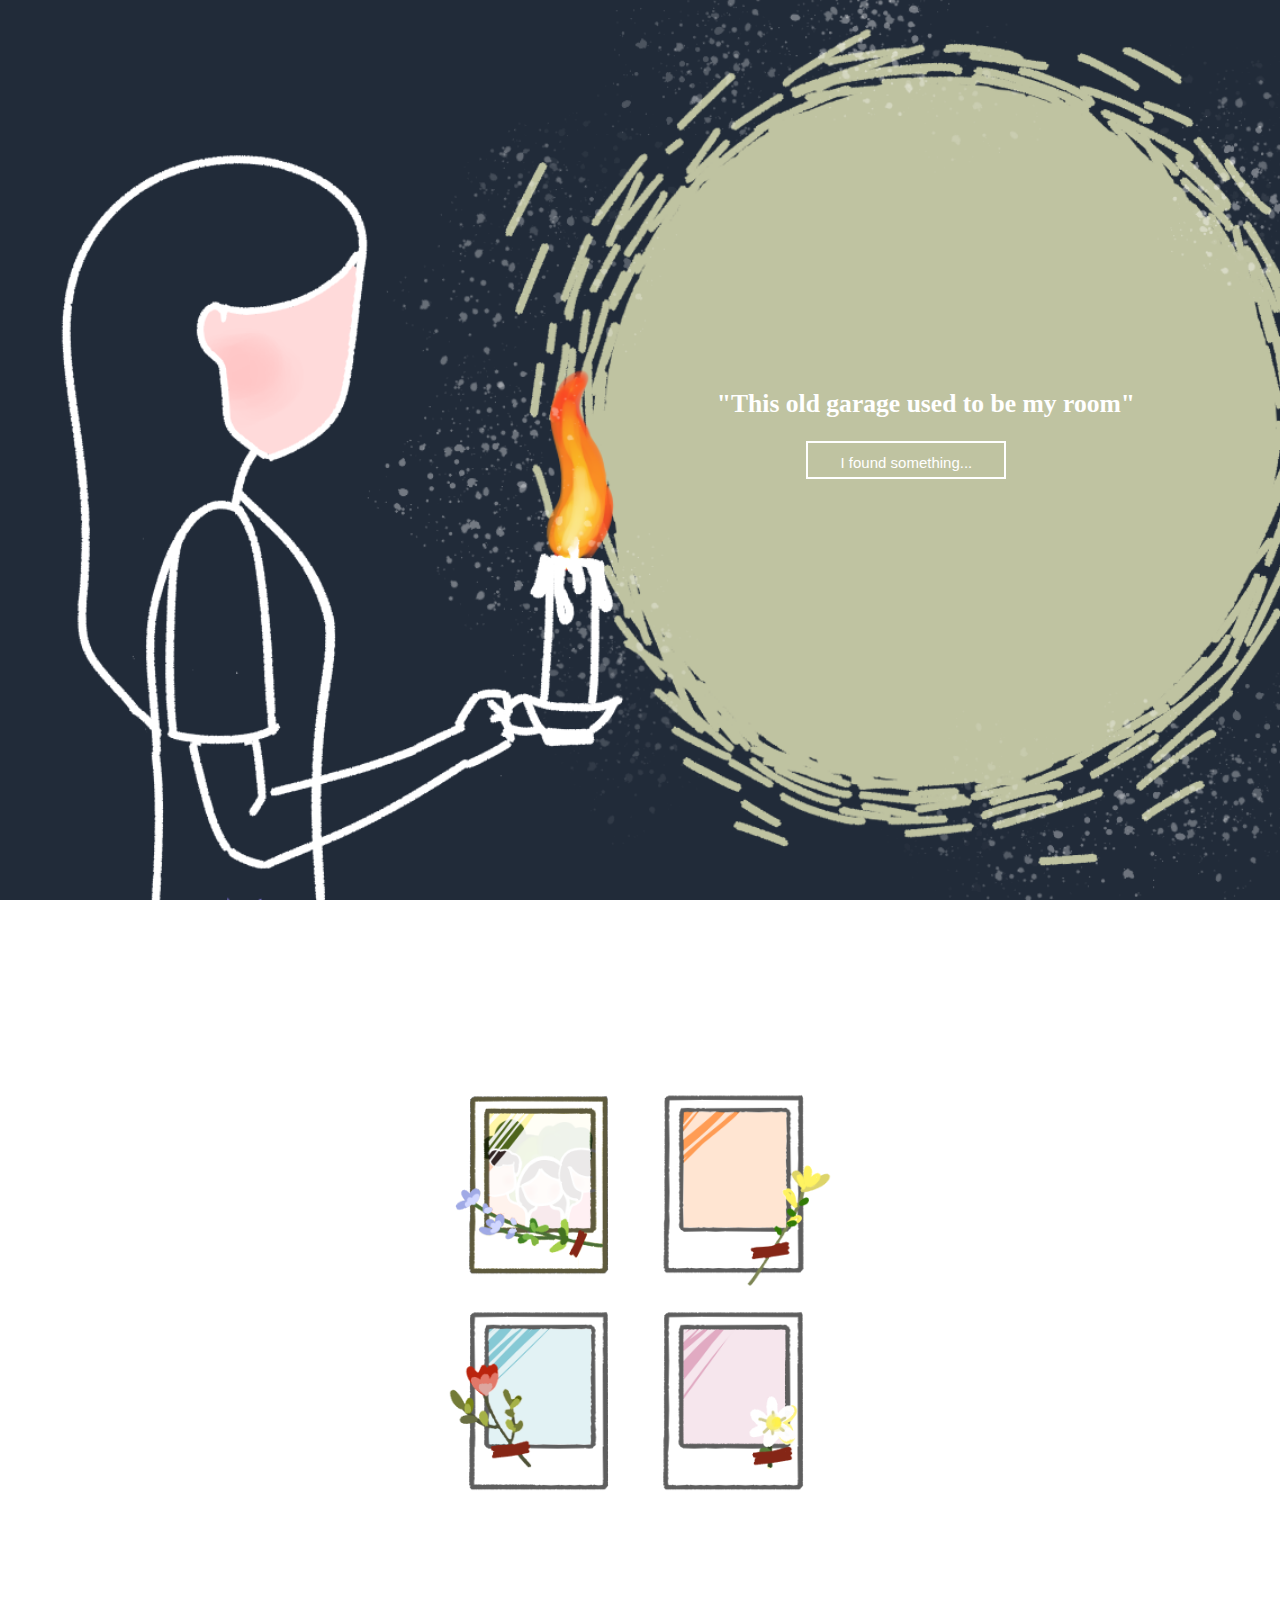
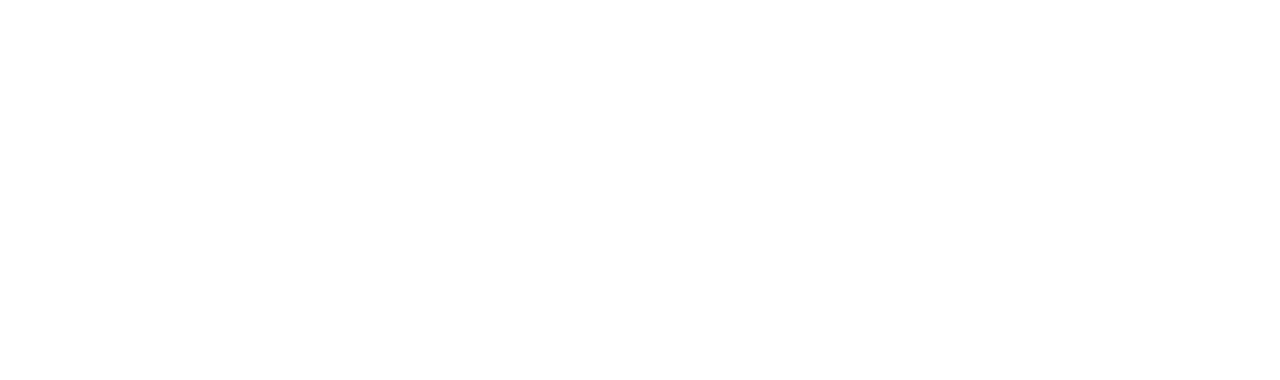
<file: index.html>
<!DOCTYPE html>
<html lang="en">

<head>
<meta name="viewport" content="width=device-width, initial-scale=1">
<title>
Can you guess who am I?
</title>
<style>
html, body {
  height: 100%;
  margin: 0;
  scroll-behavior: smooth;
}

*{
  box-sizing:border-box;
}  

.parallax  {
  background-image: url("bgnew.png");
  height: 120%; 
  background-attachment: fixed;
  background-position: center;
  background-repeat: no-repeat;
  background-size: cover;
}


h1 {
  position: absolute;
  bottom: 60px;	
  color: white;
  left: 50%;
  transform: translateX(-50%);
  font-size: 2vw; 
  text-shadow: 0 0 10px white;
  animation: fadeInAnimation ease 15s; 
  animation-iteration-count: 1; 
  animation-fill-mode: forwards; 
 } 
  @keyframes fadeInAnimation { 
    0% { 
    opacity: 0; 
    } 
    100% { 
    opacity: 1; 	
}
  }
  
h2 {
  position: relative;
  margin-top:0;
  color: white;
  margin-left:56%;
  top:36%;
  font-size: 2vw;
}

#statement {
  position: absolute;
  color:white;
  font-size:1.3vw;
  bottom: 20px;
  left: 50%;
  transform: translateX(-50%);
}

 
#mainpart {
  position: relative;
  background-image: url("bg2.png");
  height: 100%; 
  background-attachment: fixed;
  background-position: center;
  background-repeat: no-repeat;
  background-size: cover;
}

button {
    background-color: Transparent;
    background-repeat:no-repeat;
    cursor:pointer;
    overflow: hidden;
    outline:none;
    height:  38px;
    line-height:  40px;
    border:  2px solid white;
	  border-radious:6px;
    display:  inline-block;
    float:  none;
    text-align:  center;
    width:  200px;
    padding:  0px;
    font-size:  15px;
    color:  #fff;
 }

button:hover  {
    color:  #fff;
    background:  rgba(33,43,57);
 }
 
.scroll {
  position: absolute;
  top:49%;
  left: 63%;
  animation: fadeInAnimation ease 4s; 
  animation-iteration-count: 1; 
  animation-fill-mode: forwards; 
 } 
  @keyframes fadeInAnimation { 
    0% { 
    opacity: 0; 
    } 
    100% { 
    opacity: 1; 	
}

table {
  display: block;
  align:center;
}

th {
  margin-right:0; 
 }
 
	
</style>
</head>
	

<body>
<div class="parallax">
<h2>"This old garage used to be my room"</h2>
<div class="scroll"><a href="#mainpart"><button>I found something...</button></a></div>
</div>
<div id="mainpart">
<table style="width:100%">
<tr>
<th align="right"><a href="page2.html"><img src="polaroid3.png" alt="page2" width="30%"></a></th>
<td><a href="page4.html"><img src="polaroid1.png" alt="page3" width="30%"></a></td>
</tr>
<tr>
<th align="right"><a href="page5.html"><img src="polaroid2.png" alt="page4" width="30%"></a></th>
<td><a href="page6.html"><img src="polaroid4.png" alt="page5" width="30%"></td>
</tr>
</table>
<br><br><br><br>
<h1>"...these are old photos of me, my life, my beloved ones. It was a long time ago..."</h1>
<br>
<a href="statement.html"  target="_blank"><div id="statement"><p>What's behind all this?</p></div></a>

</div>






</body>
</html>
</file>
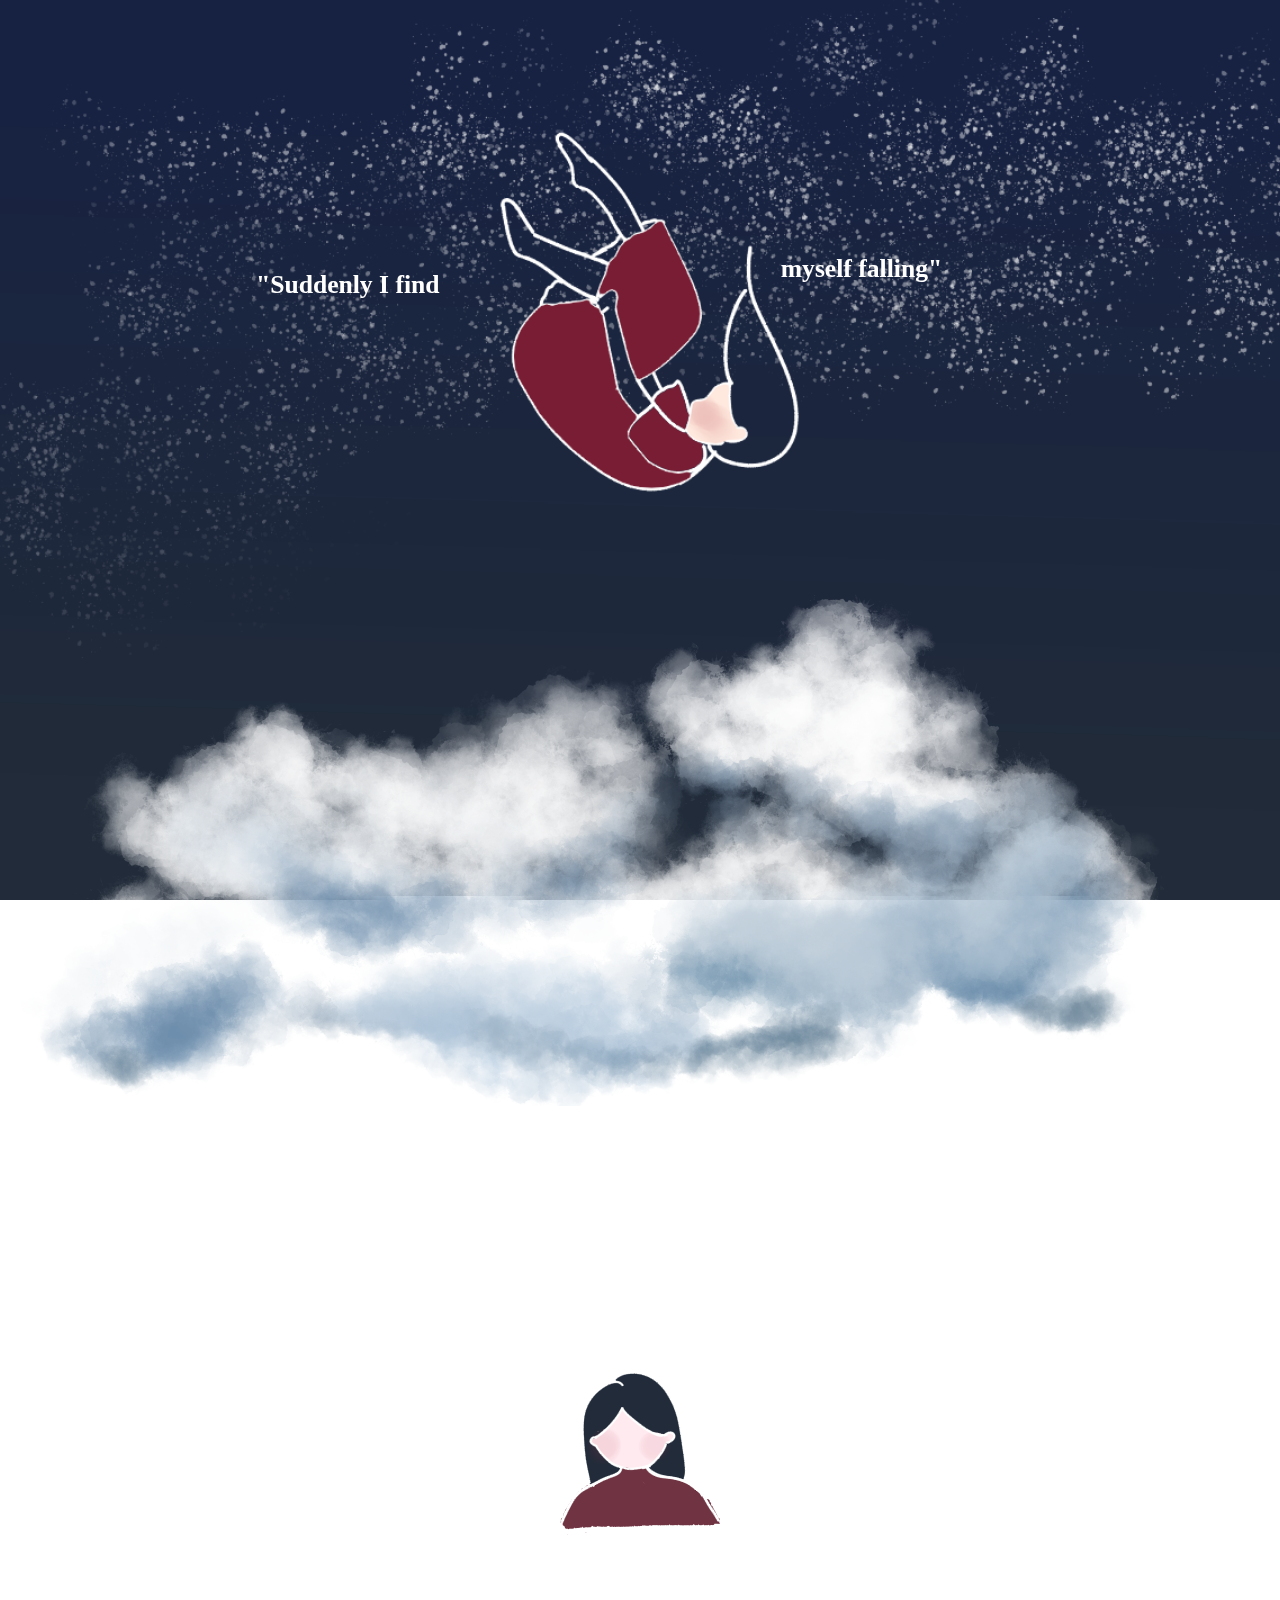
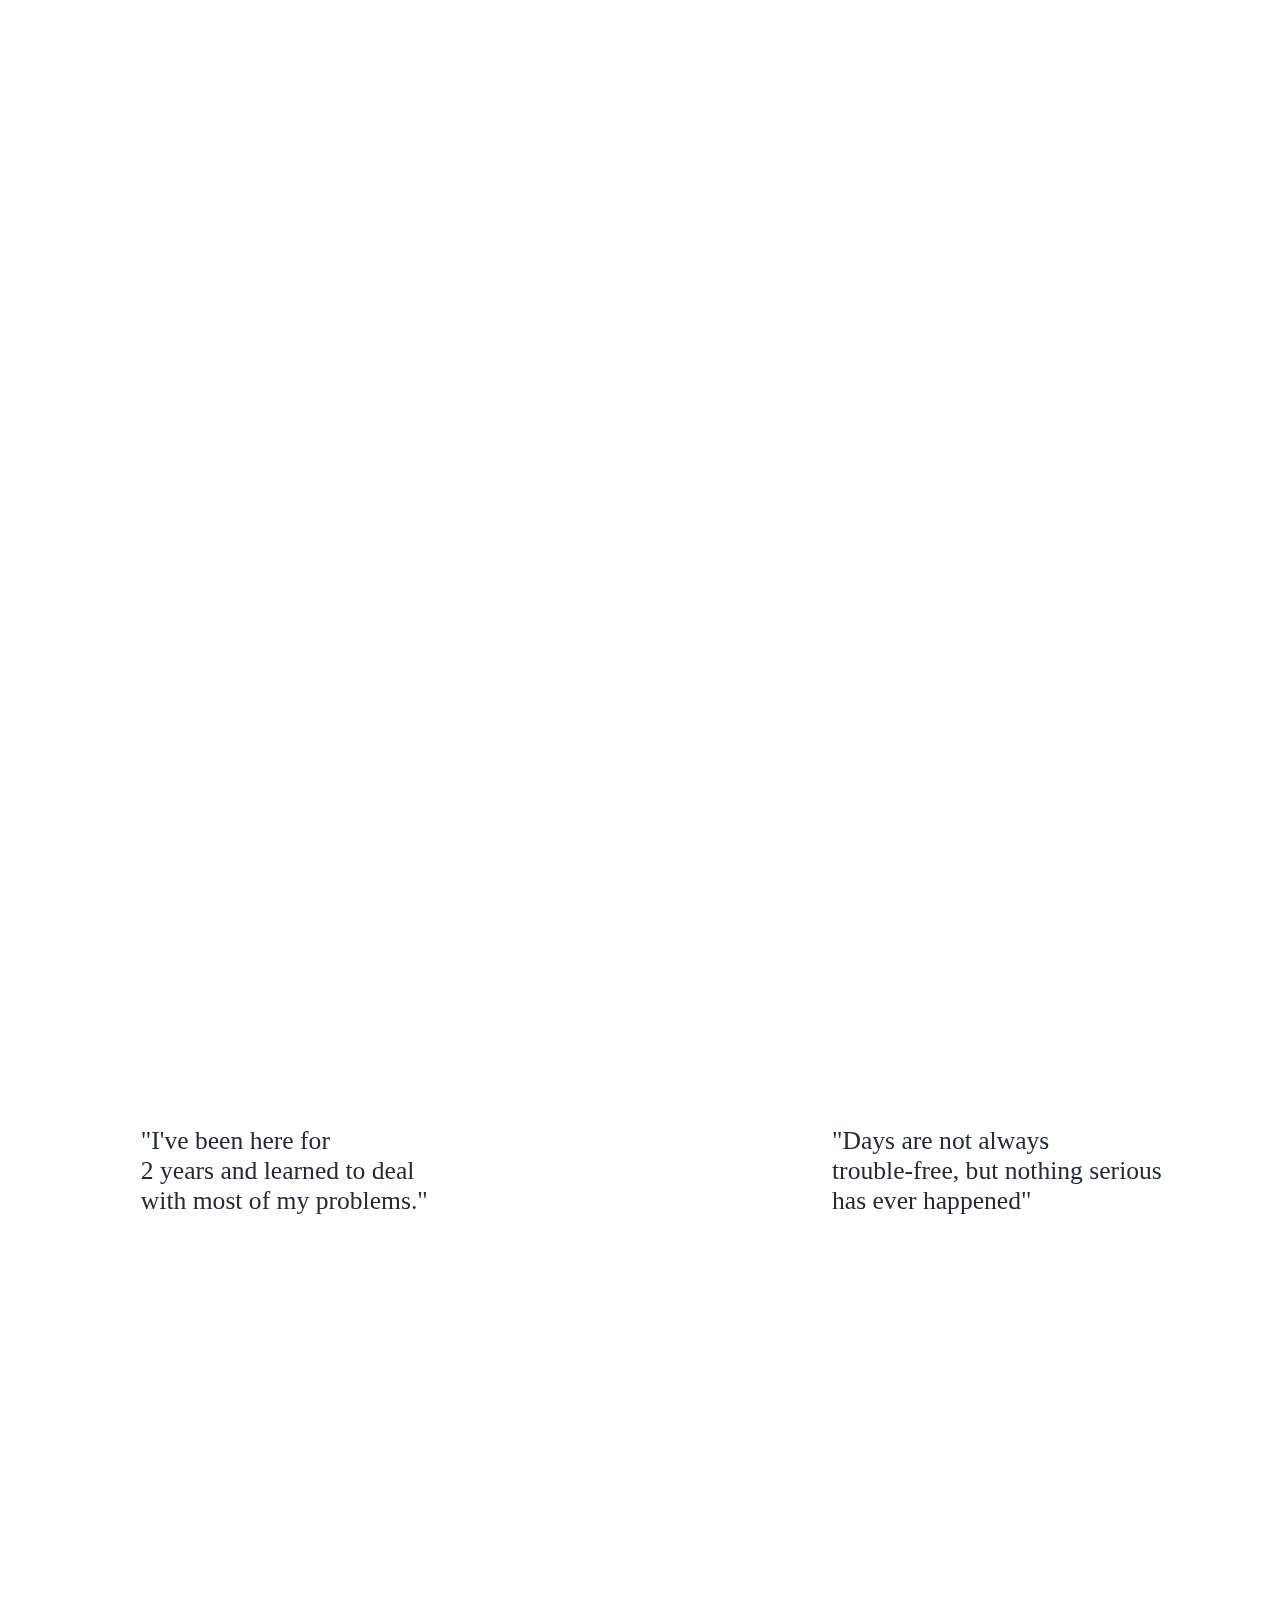
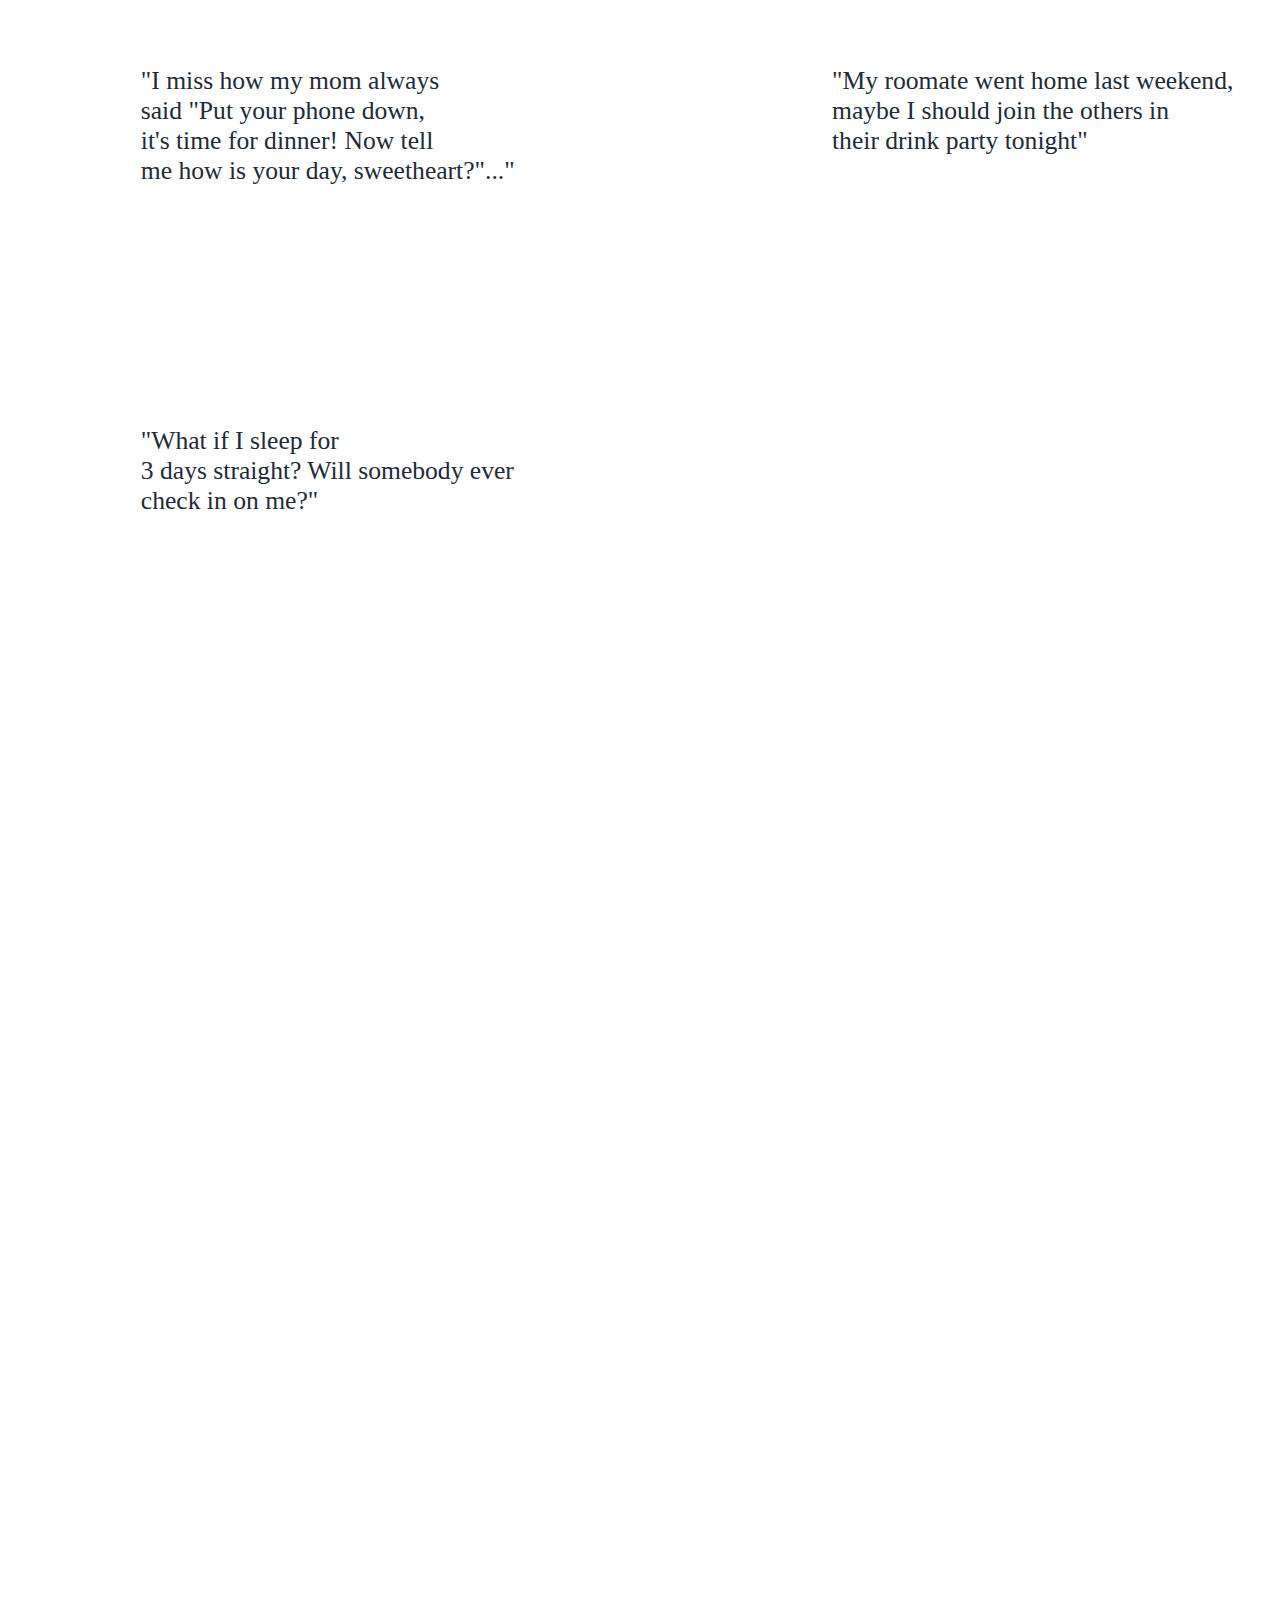
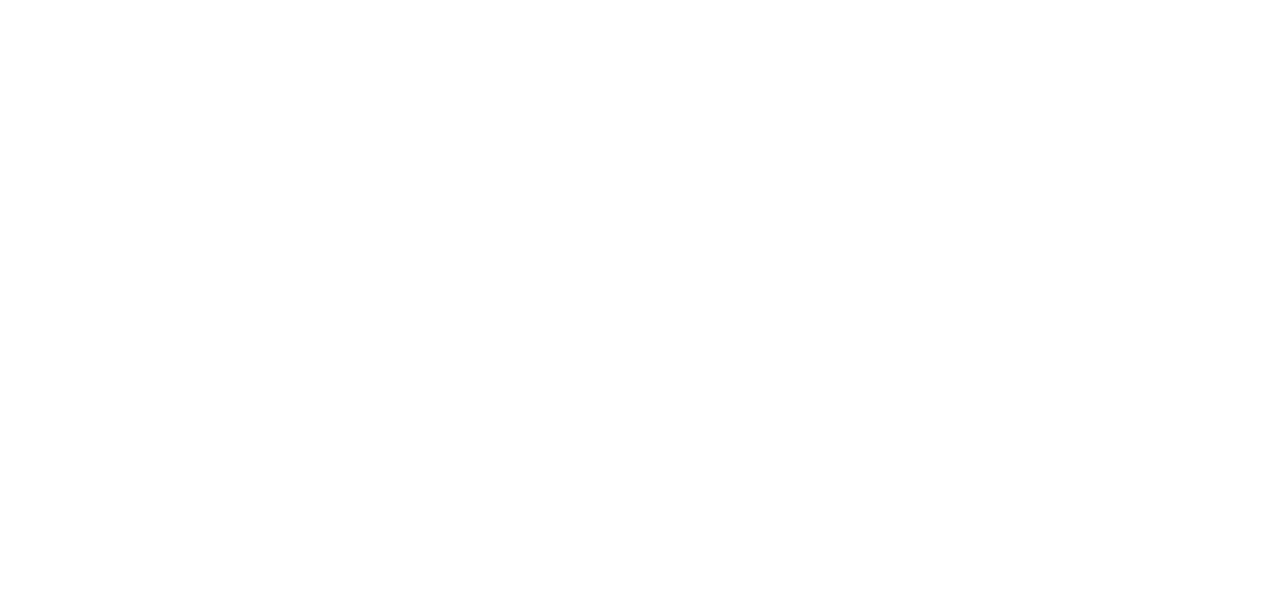
<file: page2.html>
<!DOCTYPE html> 
<html> 
  
<head> 
<meta name="viewport" content="width=device-width, initial-scale=1">
<link rel = "stylesheet"
   type = "text/css"
   href = "Page2.css" />
    <title>Us</title> 

</head> 
  
<body> 

<div class="page2bg1">
<div class="cloud1"><img src="cloud1.png" width="100%"></div>
<h1>"Suddenly I find</h1>
<h2>myself falling"</h2>
</div>

<div id="page2bg2">
<div class="cloud2"><img src="cloud2.png" width="100%"></div>
<div class="girl"><img src="mainpage2.png" width="100%"></div>
<div class="text1"><p>"Are you homesick?"</p></div>

<div class="text2"><p>"I've been here for<br> 2 years and learned to deal<br> with most of my problems."</p></div> 

<div class="text3"><p>"Days are not always<br> trouble-free, but nothing serious<br> has ever happened"</p></div> 

<div class="text4"><p>"I miss how my mom always<br>said "Put your phone down,<br>it's time for dinner! Now tell<br> me how is your day, sweetheart?"..."</div>

<div class="text5"><p>"My roomate went home last weekend,<br>maybe I should join the others in<br>their drink party tonight"</p></div>

<div class="text6"><p>"What if I sleep for<br>3 days straight? Will somebody ever<br>check in on me?"</p></div>

<div class="text7"><p>"Maybe I should accept that not everyone is meant for me?"</p></div>

<div class="nextpage"><a href="page4.html" style="color: white">KNOCK KNOCK!</a></div>

</div>
</body>
</html>
</file>
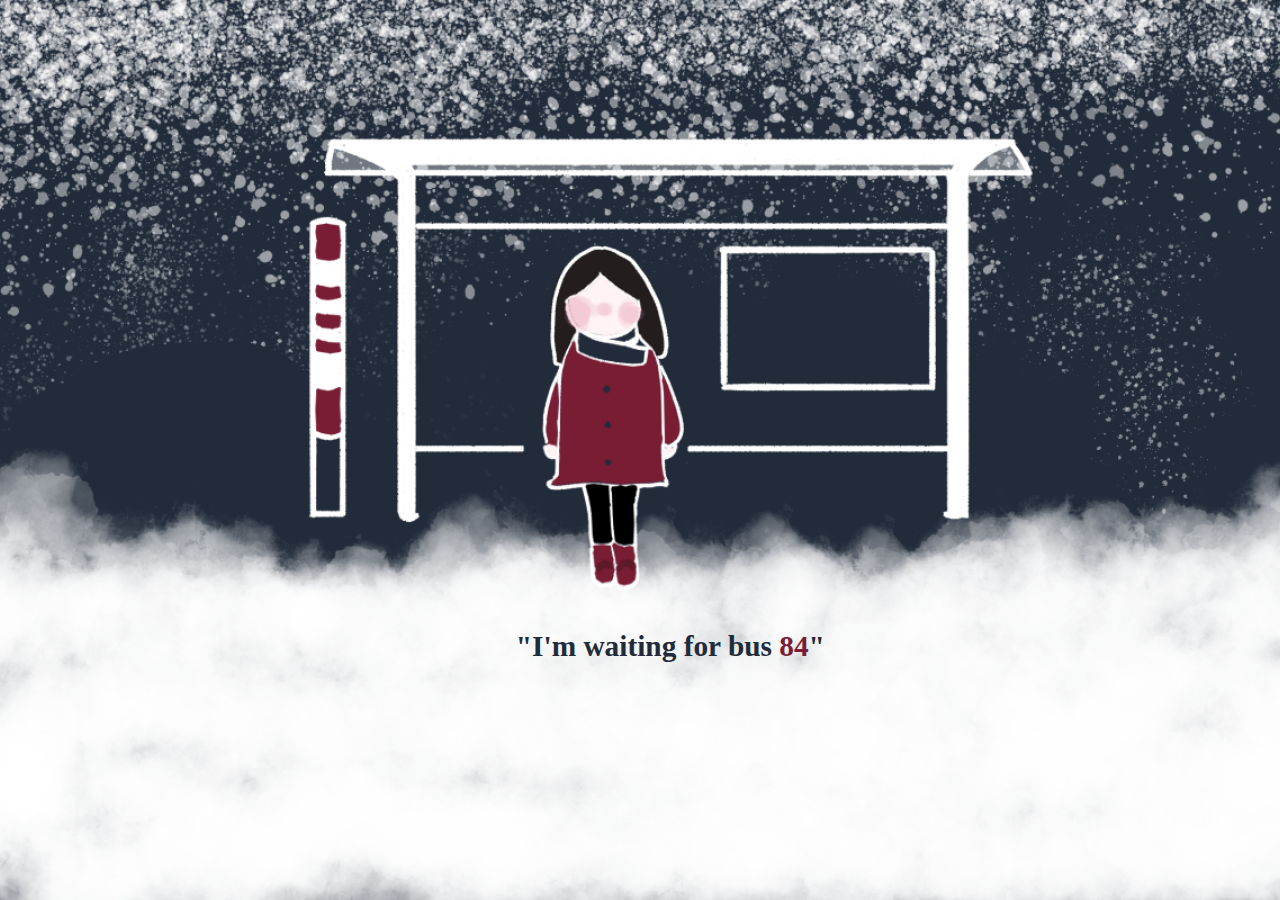
<file: page4.html>
<!DOCTYPE html> 
<html> 
  
<head> 
<meta name="viewport" content="width=device-width, initial-scale=1">
<title>
Them
</title>
<style>
html, body {
  height: 100%;
  margin: 0;
  scroll-behavior: smooth;
}

.page3bg {
  background-image: url("bgpage4.png");
  height: 100%; 
  width:650%;
  background-attachment: fixed;
  background-position: center;
  background-repeat: no-repeat;
  background-size: cover;
}

h1 {
  position: relative;
  margin-top:0;
  color: rgb(33,43,57);
  margin-left:6.2%;
  top:70%;
  font-family: Trebuchet MS;
  font-size:22pt;
  animation: fadeInAnimation ease 6s; 
  animation-iteration-count: 1; 
  animation-fill-mode: forwards; 
 } 
  @keyframes fadeInAnimation { 
    0% { 
    opacity: 0; 
    } 
    100% { 
    opacity: 1; 	
}
}

.number84 {
  color:rgb(120,29,52);
}

.content1 {
  position: relative;
  color:rgb(33,43,57);
  font-family: Trebuchet MS;
  font-size:1.6vw;
  top:68%;
  margin-left: 18.5%;
}
 

.bus1 {
  position: absolute;
  margin-left: 120%;
  top:18%;
  color:rgb(120,29,52);	
 }
 
.firstbus {
  position: absolute;
  top: 10%;
  left: 80px;
  font-family: Trebuchet MS;
  font-size:30pt;
}


.bus2 {
  position:absolute;
  margin-left: 220%;
  top:18%;
  color:rgb(120,29,52);	
 }
 
.secondbus {
  position: absolute;
  top: 10%;
  left: 80px;
  font-family: Trebuchet MS;
  font-size:30pt;
}

.content2 {
  position: relative;
  color:rgb(33,43,57);
  font-family: Trebuchet MS;
  font-size:1.6vw;
  top:55.5%;
  margin-left: 33.5%;
} 

.bus3 {
  position:absolute;
  margin-left: 330%;
  top:18%;
  color:rgb(120,29,52);	
 }
 
.thirdbus {
  position: absolute;
  top: 10%;
  left: 80px;
  font-family: Trebuchet MS;
  font-size:30pt;
}

.content3 {
  position: relative;
  color:rgb(33,43,57);
  font-family: Trebuchet MS;
  font-size:1.6vw;
  top:44%;
  margin-left: 46%;
} 

.bus4 {
  position:absolute;
  margin-left: 460%;
  top:18%;
  color:rgb(120,29,52);	
 }
 
.fourthbus {
  position: absolute;
  top: 10%;
  left: 80px;
  font-family: Trebuchet MS;
  font-size:30pt;
}

.content4 {
  position: relative;
  color:rgb(33,43,57);
  font-family: Trebuchet MS;
  font-size:1.6vw;
  top:40%;
  margin-left:70%;
} 

.bus5 {
  position:absolute;
  margin-left: 580%;
  top:18%;
  color:rgb(120,29,52);	
 }
 
.fifthbus {
  position: absolute;
  top: 10%;
  left: 80px;
  font-family: Trebuchet MS;
  font-size:30pt;
}

.content5 {
  position: relative;
  color:rgb(33,43,57);
  font-family: Trebuchet MS;
  font-size:1.6vw;
  top:26%;
  margin-left:88.5%;
} 

.nextpage {
   position: relative;
   top: 25.5%;
   margin-left: 94%;
   font-size: 1.3vw;
 }
</style>
</head> 
  
<body>
<div class="page3bg">

<h1>"I'm waiting for bus <span class="number84">84</span>"</h1>

<div class="bus1"><img src="page4bus.png" alt="bus">
<div class="firstbus"><b>41</b></div>
</div>

<div class="content1">It's 10p.m. I wonder when these snowfalls are gonna stop?<br>
I hope my bus is coming soon. What if it is delayed? What if<br>
it is full?</div>

<div class="content2">Last week, a friend told me she was bullied on the bus for nothing<br>maybe because she is Asian? What if it happens to me today?<br>Casual racism really gets on my nerve everytime I try to do something.</div>

<div class="bus2"><img src="page4bus.png" alt="bus">
<div class="secondbus"><b>106</b></div>
</div>

<div class="content3">There is one time I did a thorough research on an essay, and my professor accused me of breaching because it was “too good for me". Oops I missed that bus, lucky it wasn't 84</div>

<div class="bus3"><img src="page4bus.png" alt="bus">
<div class="thirdbus"><b>36</b></div>
</div>

<div class="content4">Now that I think about it, I’m so upset. I work hard in school,<br>I volunteer, I paid tax. I have never violated a single law and yet,<br>when they blame me, frame me, I can barely fight back alone</div>

<div class="bus4"><img src="page4bus.png" alt="bus">
<div class="fourthbus"><b>35</b></div>
</div>

<div class="bus5"><img src="page4bus.png" alt="bus">
<div class="fifthbus"><b>84</b></div>
</div>

<div class="content5">Here it is, my bus. You know, I never think I will stop trying.<br>If I’m patient enough, the bus will come for me. Yet I’m still<br>wonder, what if snow falled heavier and the bus didn’t come tonight?<br>Or, what if it is full now?
</div>

<div class="nextpage"><a href="page5.html"><i>/ding/</i></a></div>

</div>

</body> 


 
</html>
</file>
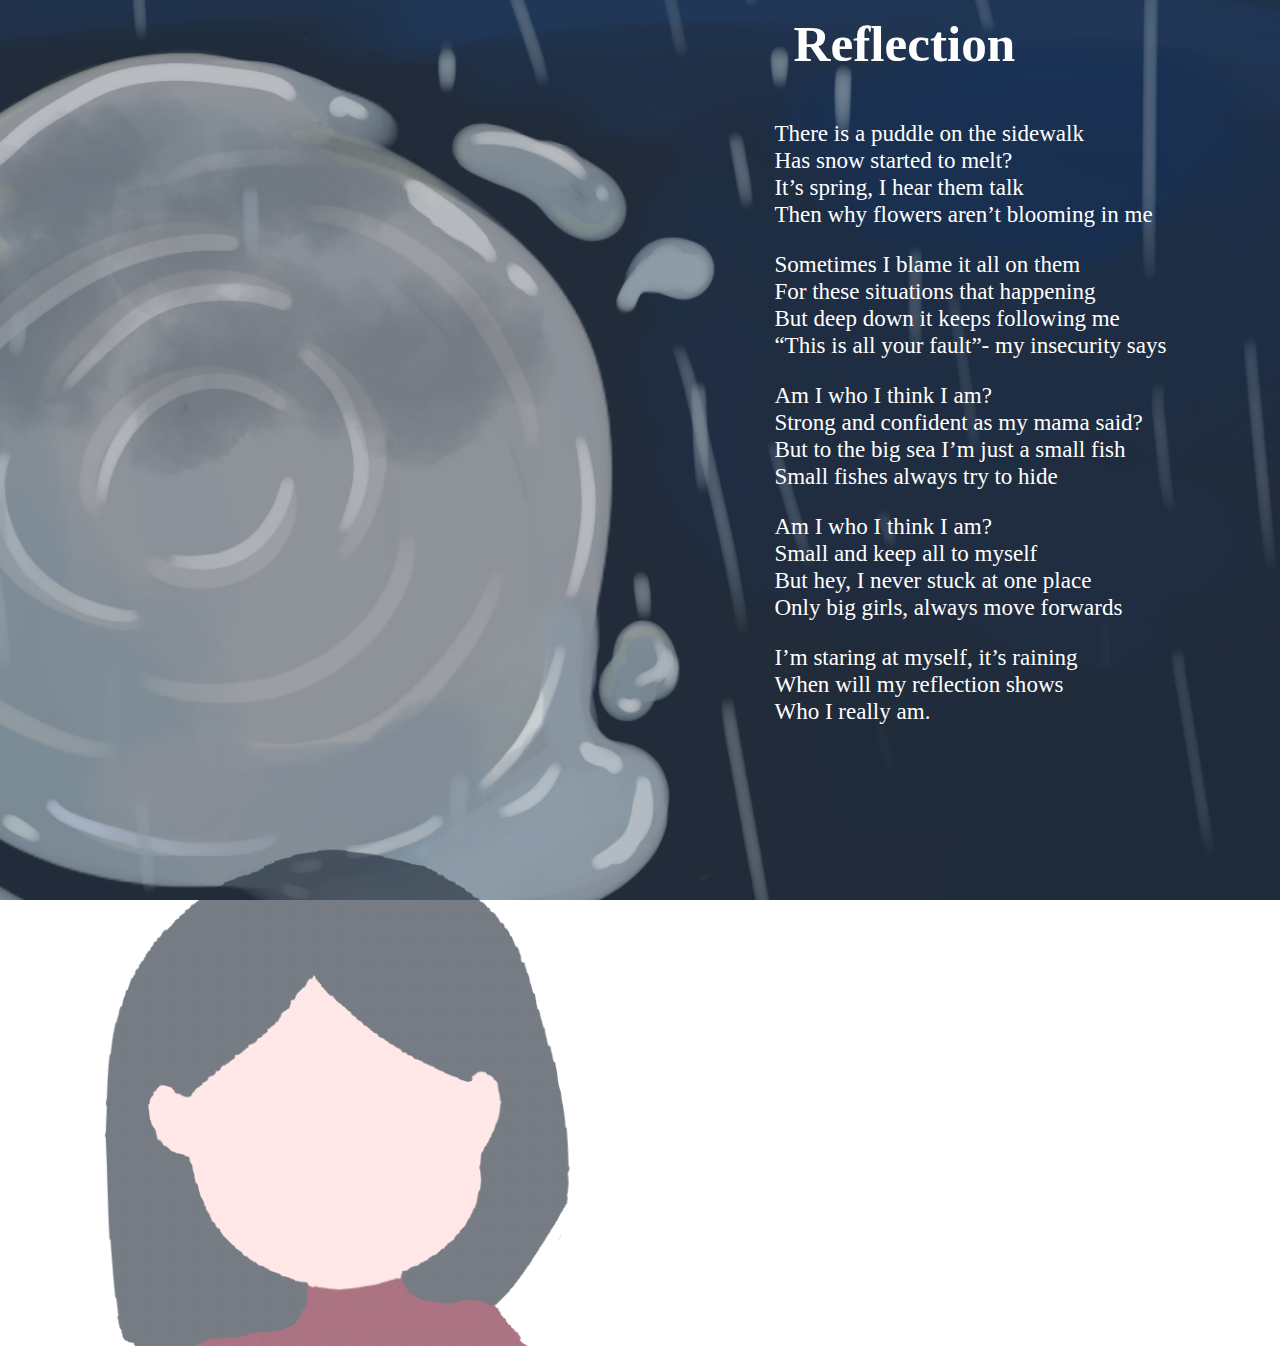
<file: page5.html>
<!DOCTYPE html>
<html lang="en">

<head>
<meta name="viewport" content="width=device-width, initial-scale=1">
<title>
I
</title>
<style>
html, body {
  height: 100%;
  margin: 0;
  scroll-behavior: smooth;
}

.bg1page5  {
  position: relative;
  background-image: url("bg1page5.png");
  height: 150%; 
  background-attachment: fixed;
  background-position: center;
  background-repeat: no-repeat;
  background-size: cover;
}

h1 {
  position: relative;
  margin-left: 62%;
  color: white;
  margin-top: 0;
  top: 1%;
  font-size:4vw;
  font-family: Trebuchet MS;
}

.content {
  position: relative;
  color: white;
  margin-top:0;
  top: 2%;
  margin-left: 60.5%;
  font-size: 1.8vw;
 }
 
.reflection {
  position: absolute;
  display: block;
  bottom:0 ;
  margin-left:8%;
  max-width: 100%;
  max-height: 100vh; animation: fadeEffect 2.5s ease-in;
        }

        @keyframes fadeEffect {
            from {
                opacity: 0;
            }

            to {
                opacity: 0.8;
            }
}

.nextpage {
  position:absolute;
  bottom: 100px;
  margin-left: 80%;
  font-size:1.3vw;
 }



 
</style>
</head>
	

<body>
<div class="bg1page5">

<h1>Reflection</h1>
<div class="content"><p>There is a puddle on the sidewalk<br>
Has snow started to melt?<br>
It’s spring, I hear them talk<br>
Then why flowers aren’t blooming in me<br></p>

<p>Sometimes I blame it all on them<br>
For these situations that happening<br>
But deep down it keeps following me<br>
“This is all your fault”- my insecurity says<br></p>

<p>Am I who I think I am?<br>
Strong and confident as my mama said?<br>
But to the big sea I’m just a small fish<br>
Small fishes always try to hide<br></p>

<p>Am I who I think I am?<br>
Small and keep all to myself<br>
But hey, I never stuck at one place<br>
Only big girls, always move forwards<br></P>

<p>I’m staring at myself, it’s raining<br>
When will my reflection shows<br>
Who I really am.<br></p>
</div>

<div class="nextpage"><a href="page6.html" style="color:white">Something is going on</a></div>
<div class="reflection"><img src="reflection.png" alt="reflection"></div><div class="reflection"><img src="reflection.png" alt="reflection"></div>
</div>






</body>
</html>
</file>
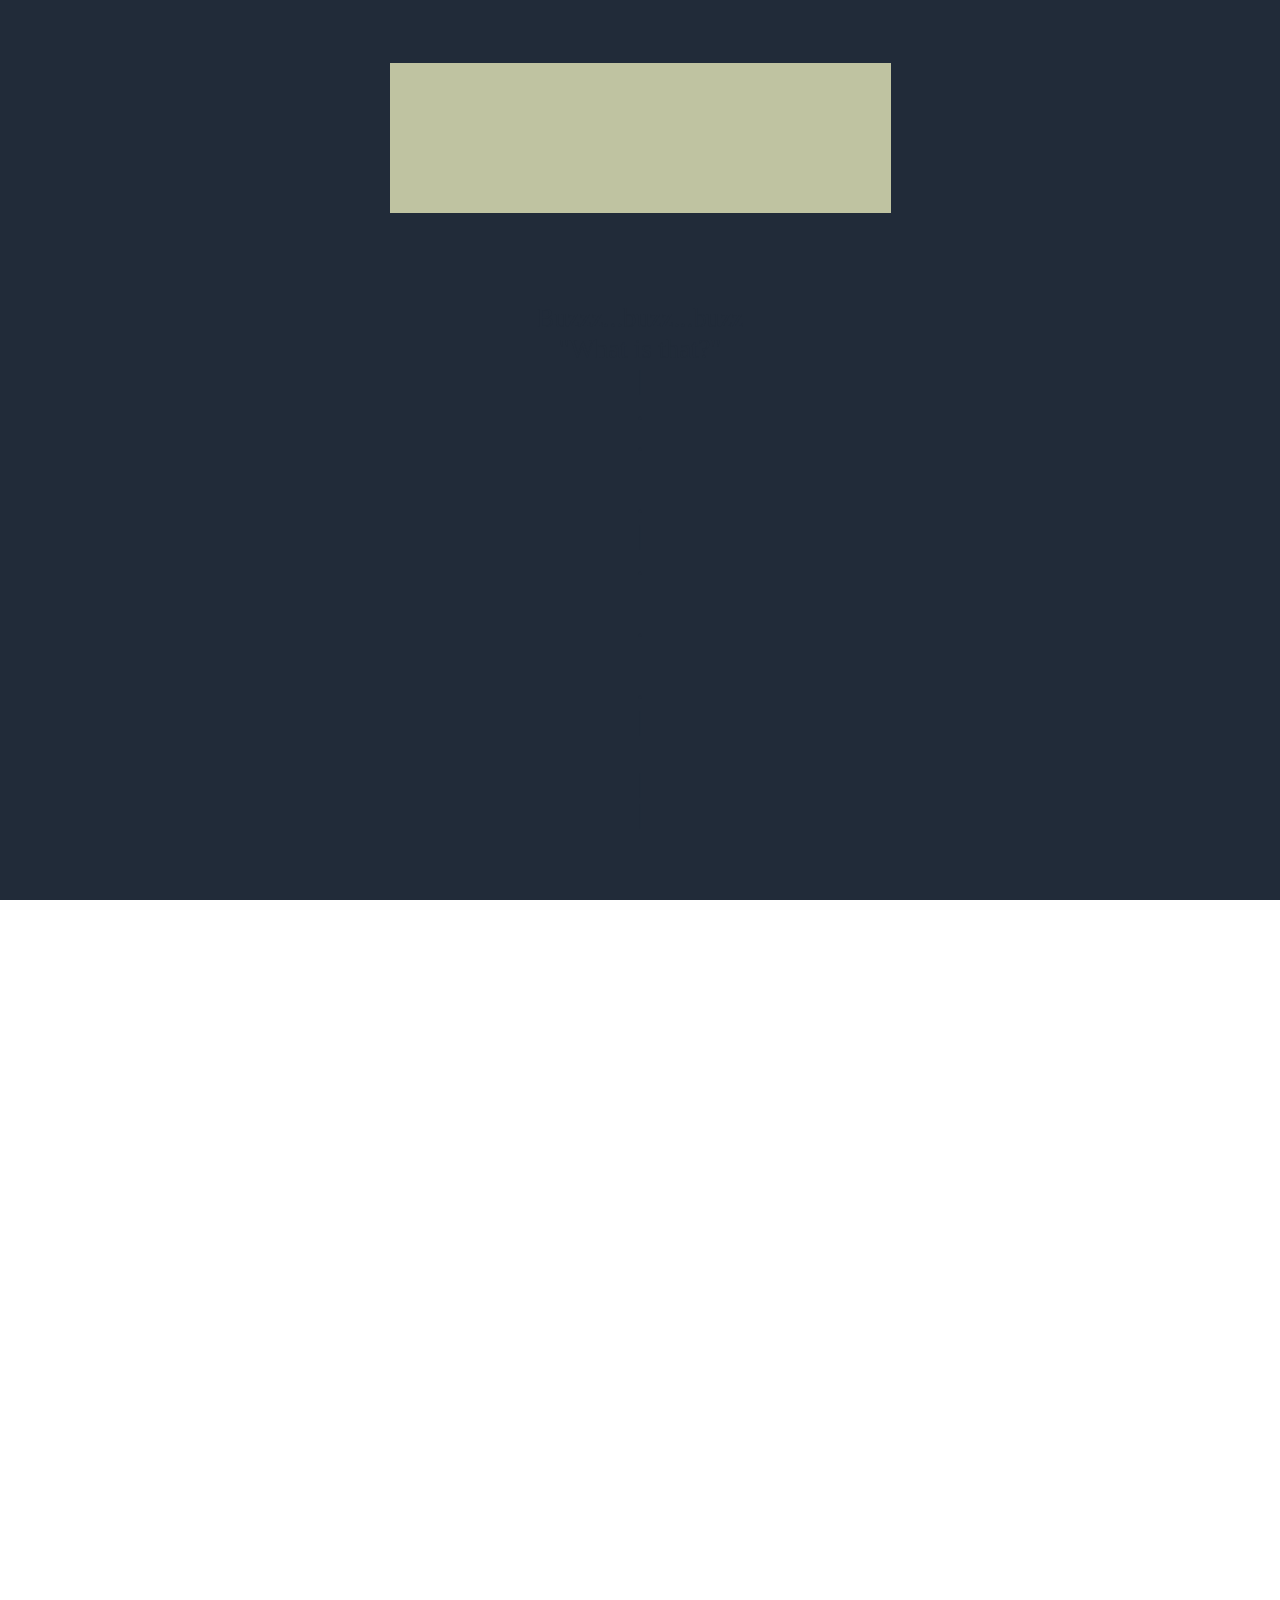
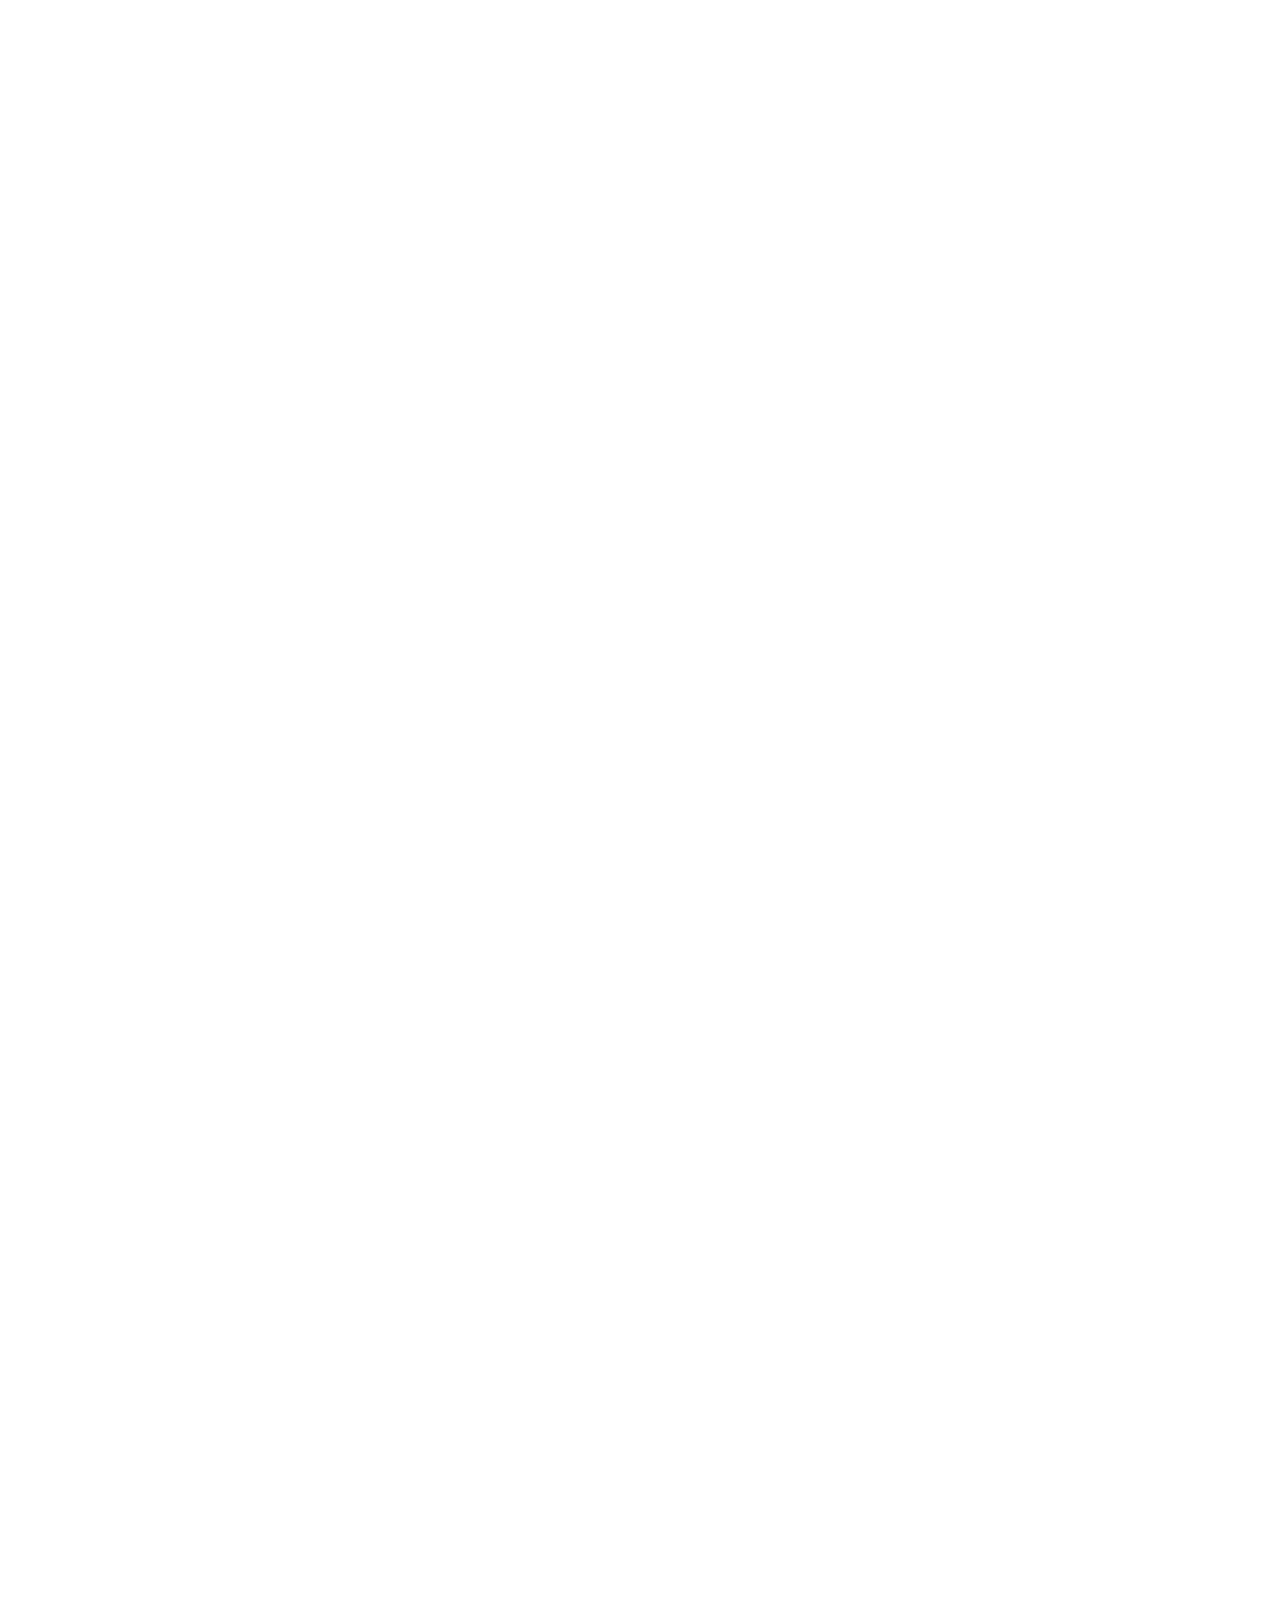
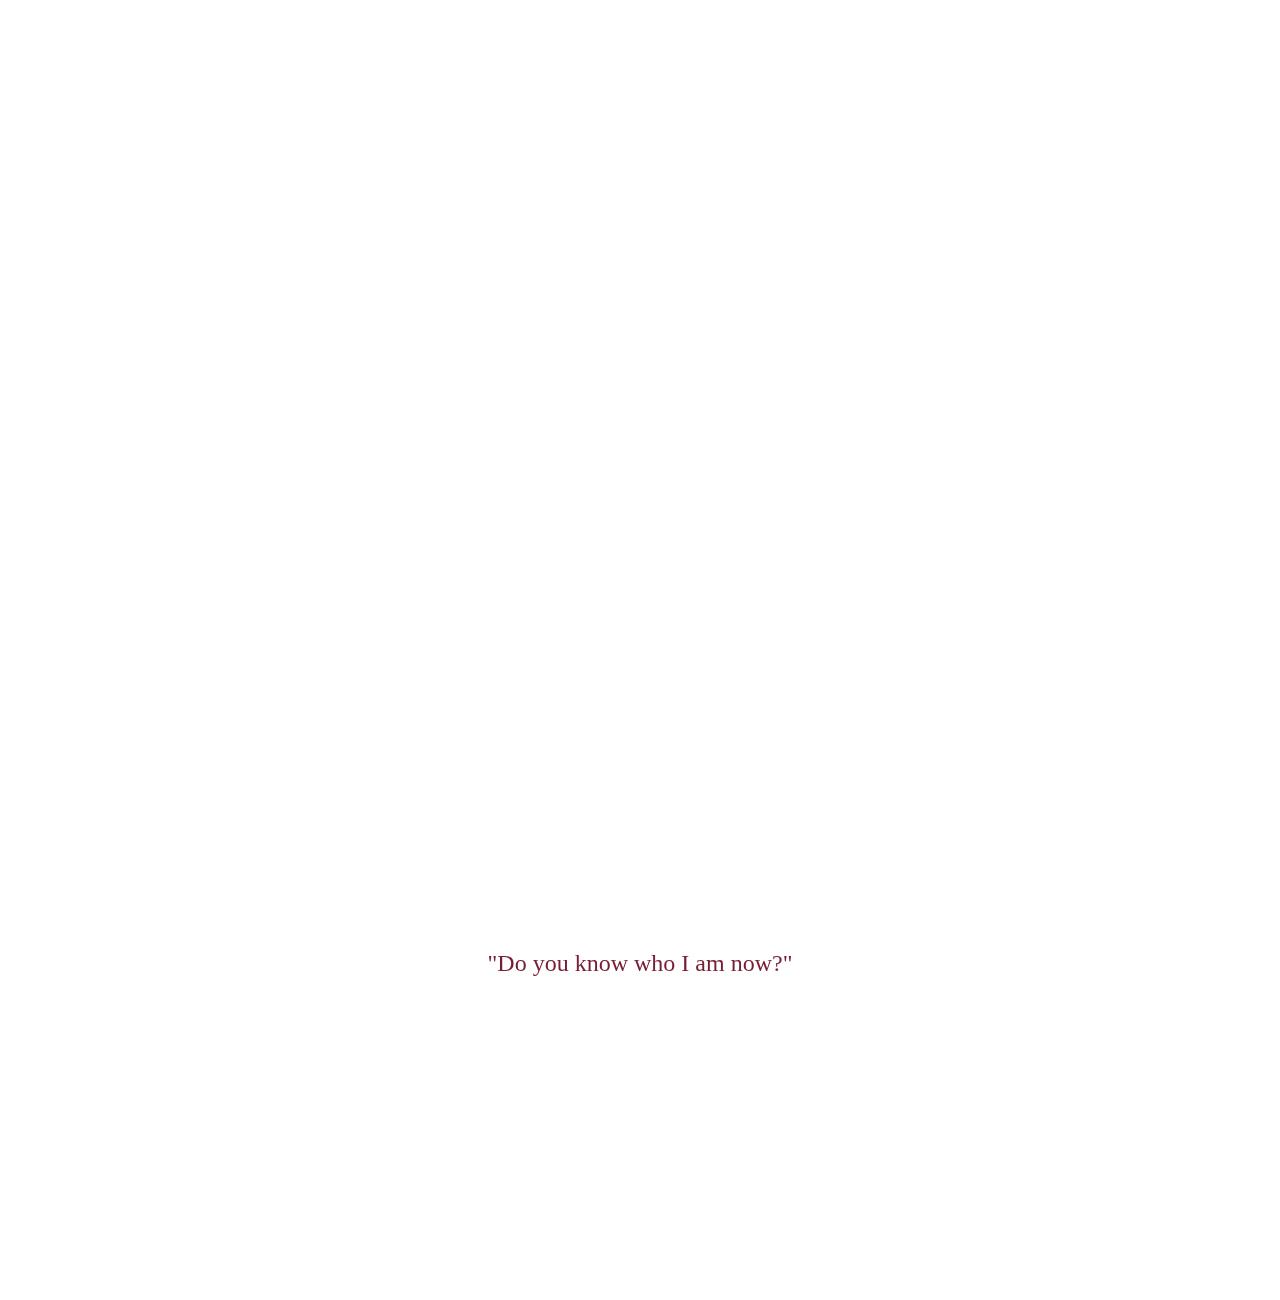
<file: page6.html>
<!DOCTYPE html>
<html lang="en">

<head>
<meta name="viewport" content="width=device-width, initial-scale=1">
<title>
Inception
</title>
<style>
html, body {
  height: 100%;
  margin: 0;
  scroll-behavior: smooth;
}

 
.bg1page6 {
  background-image: url("page5bg2.png");
  height: 170%; 
  background-attachment: fixed;
  background-position: center;
  background-repeat: no-repeat;
  background-size: cover;
  
}

.bg2page6  {
  background-image: url("bg3page5.png");
  height: 130%; 
  background-attachment: fixed;
  background-position: center;
  background-repeat: no-repeat;
  background-size: cover;
}

.bg3page6  {
  background-image: url("bg4page5.png");
  height: 200%; 
  background-attachment: fixed;
  background-position: center;
  background-repeat: no-repeat;
  background-size: cover;
}

.box {
  position: sticky;
  background-color: rgba(191,195,161);
  height: 150px;
  width:501px;
  top: 7%;
  margin-left: auto;
  margin-right:auto;
}
 
.captionbg1 { 
  position:relative;
  text-align:center;
  color:rgba(33,43,57);
  font-size: 20pt;
  top: 10%;
}


.lastcap {
  position: relative;
  color:white;
  text-align: center;
  font-size: 20pt;
  top: 79%;
}

.lastcap1 {
  position: relative;
  color: rgb(120,29,52);
  text-align: center;
  font-size: 18pt;
  top: 77.5%;
  
}

.lastcap1:hover {
  margin-left: 60px;
  margin-right: 60px;
  }

.lastcap1:hover:after {
  font-size: 15pt;
  color:white;
  content:"As the advance of information, international students are facing less cultural and racial seregation challenges. More and more people have been standing up for the international students community by gaining reputation and popularizing the acknowledgement about students with international background in order to blur the lines between all of us. Nevertheless, there is an unseen battle that everyone of us must fight: Our Insecurity.";
  }  
 



</style>
</head>
	

<body>

<div class="bg1page6">

<div class="box"></div>

<div class="captionbg1">
Buzzz...buzz...buzz<br>
"What is that?"<br>
       |<br>
	   .<br>
	   .<br>
	    <br>
	   .<br>
	   |<br>
	   .<br>
	   <br>
	   .<br>
	   <br>
	   .<br>
	   |<br>
	   <br>
	   |<br>
	   |
</div>

</div>
<div class="bg2page6">
</div>

<div class="bg3page6">
<div class="lastcap">"It's morning again? I've gotta go"</div>
<div class="lastcap1"><p>"Do you know who I am now?"</p></div>
</div>





</body>
</html>
</file>
<file: Page2.css>
html, body {
  height: 100%;
  margin: 0;
  scroll-behavior: smooth;
}

.page2bg1  {
  background-image: url("bgpage21.png");
  height: 100%; 
  background-attachment: fixed;
  background-position: center;
  background-repeat: no-repeat;
  background-size: cover;
  z-index: 10;
}

#page2bg2 {
  background-image: url("bgpage2.png");
  height: 500%; 
  background-attachment: fixed;
  background-position: top;
  background-repeat: no-repeat;
  background-size: cover;
}
.cloud1 {
	position: absolute;
	bottom: 0px;
	align:center;

}
.cloud2 {
	position: relative;
	top:-4px;
	align:center;
	z-index: 2;
}

.girl {
	position: sticky;
	top: -5%;
	z-index: 1;
}

h1 {
	position: relative;
	color: white;
	font-family: Trebuchet MS;
	margin-top:0;
	margin-left: 20%;
	top: 30%;
	font-size:2vw;
	z-index: 2;
  animation: fadeInAnimation ease 4s; 
  animation-iteration-count: 1; 
  animation-fill-mode: forwards; 
 } 
  @keyframes fadeInAnimation { 
    0% { 
    opacity: 0; 
    } 
    100% { 
    opacity: 1; 	
}
}

h2 {
	position: relative;
	color: white;
	margin-top:0;
	margin-left: 61%;
	top: 23%;
	font-size: 2vw;
	font-family: Trebuchet MS;
	z-index: 2;
  animation: fadeInAnimation ease 4s; 
  animation-iteration-count: 1; 
  animation-fill-mode: forwards; 
 } 
  @keyframes fadeInAnimation { 
    0% { 
    opacity: 0; 
    } 
    100% { 
    opacity: 1; 	
}
}

.text1 {
	position: absolute;
	color: white;
	font-size: 2vw;
	top: 20%%;
	left: 50%;
    transform: translateX(-50%);
	z-index: 2;
}

.text1:hover:after {
	text-align: center;
	content:"I don't know";
	z-index: 2;
}

.text2 {
	position: absolute;
	color: rgba(33,43,57);
	font-size:2vw;
	top: 300%;
	margin-left:11% ;
	z-index: 2;
}

.text3 {
	position: absolute;
	color: rgba(33,43,57);
	font-size:2vw;
	top: 300%;
	margin-left:65% ;
	z-index: 2;
}

.text4 {
	position: absolute;
    color: rgba(33,43,57);
	font-size: 2vw;
	top: 360%;
	margin-left: 11%;
}

.text5 {
	position: absolute;
    color: rgba(33,43,57);
	font-size: 2vw;
	top: 360%;
	margin-left: 65%;
}

.text6{
	position: absolute;
    color: rgba(33,43,57);
	font-size: 2vw;
	top: 400%;
	margin-left: 11%;
} 

.text7 {
	position: absolute;
    color: white;
	font-size: 2vw;
	top: 560%;
	text-align: center;
	margin-left: 27.5%;
	z-index: 2;
}

.nextpage {
	position: absolute;
	bottom:-493%;
	color:white;
	margin-left: 87%;
	z-index:2;
	font-size: 10pt;
}
</file>
